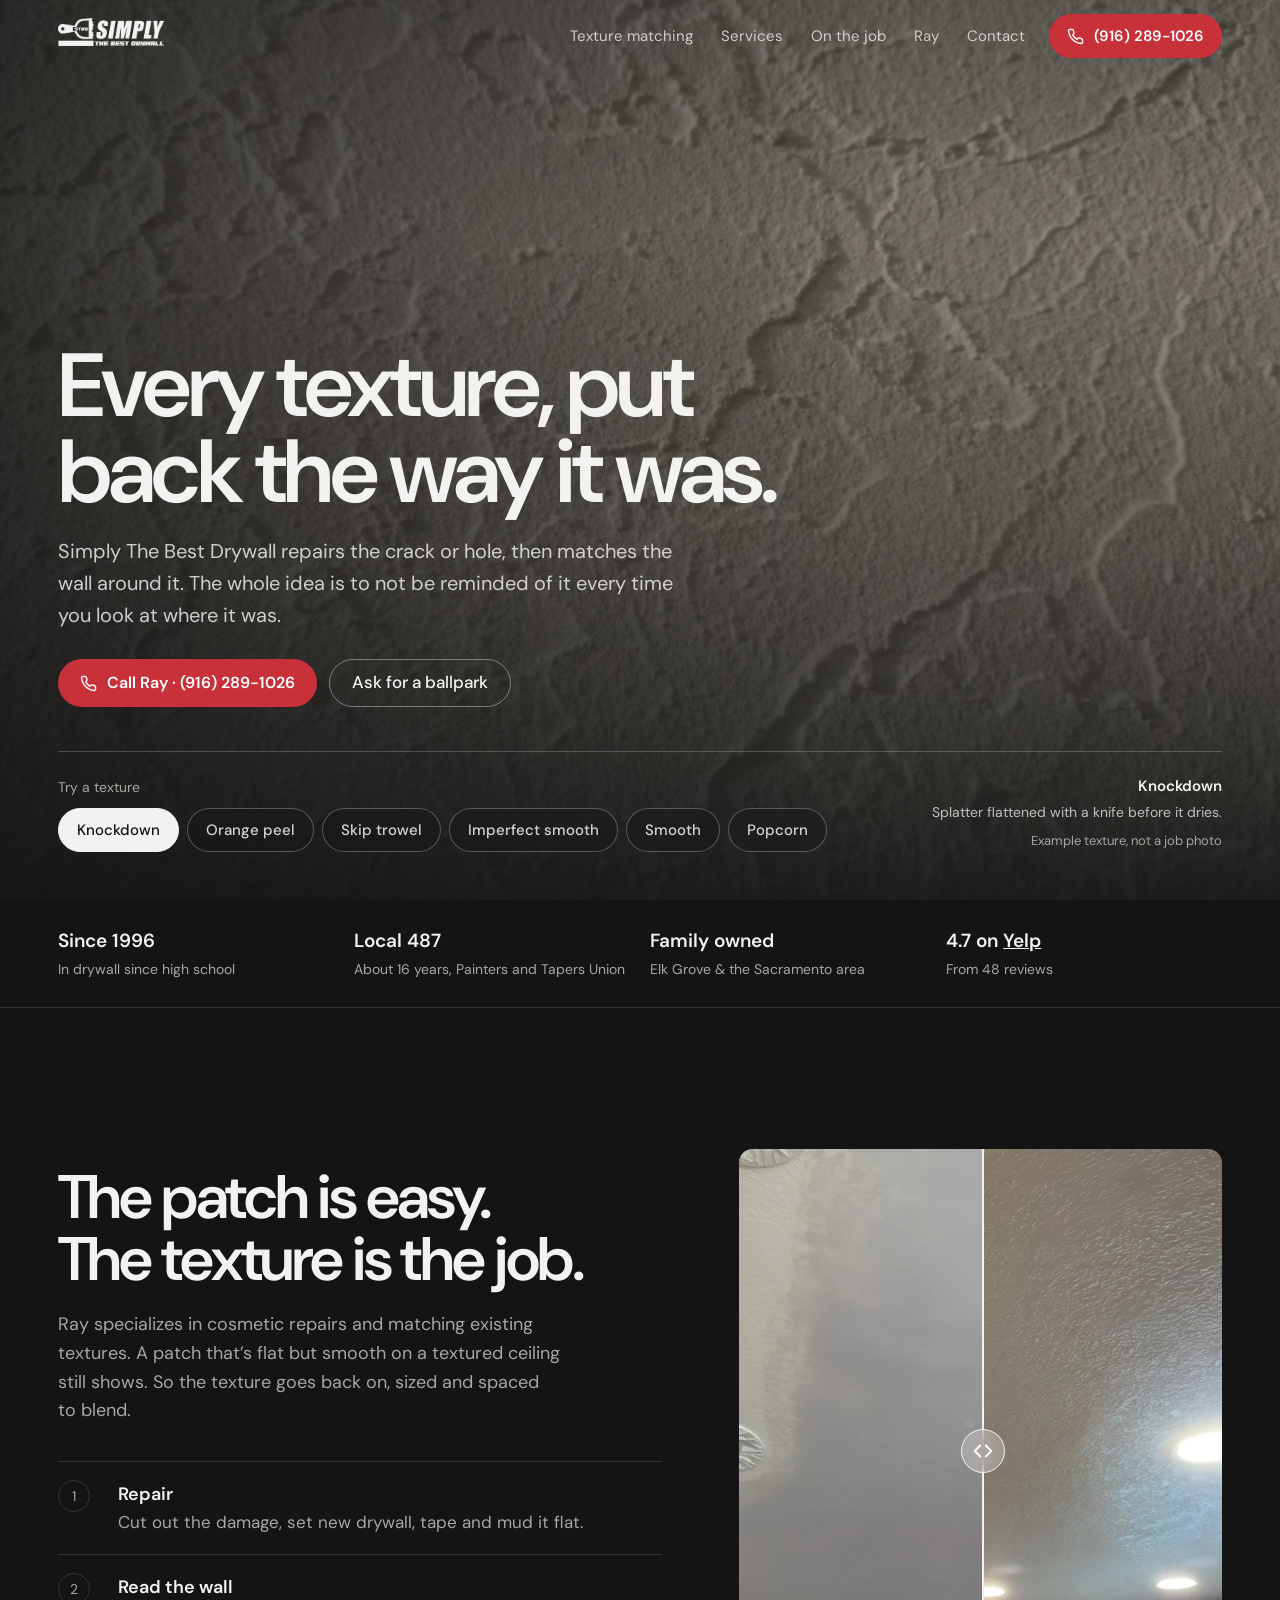
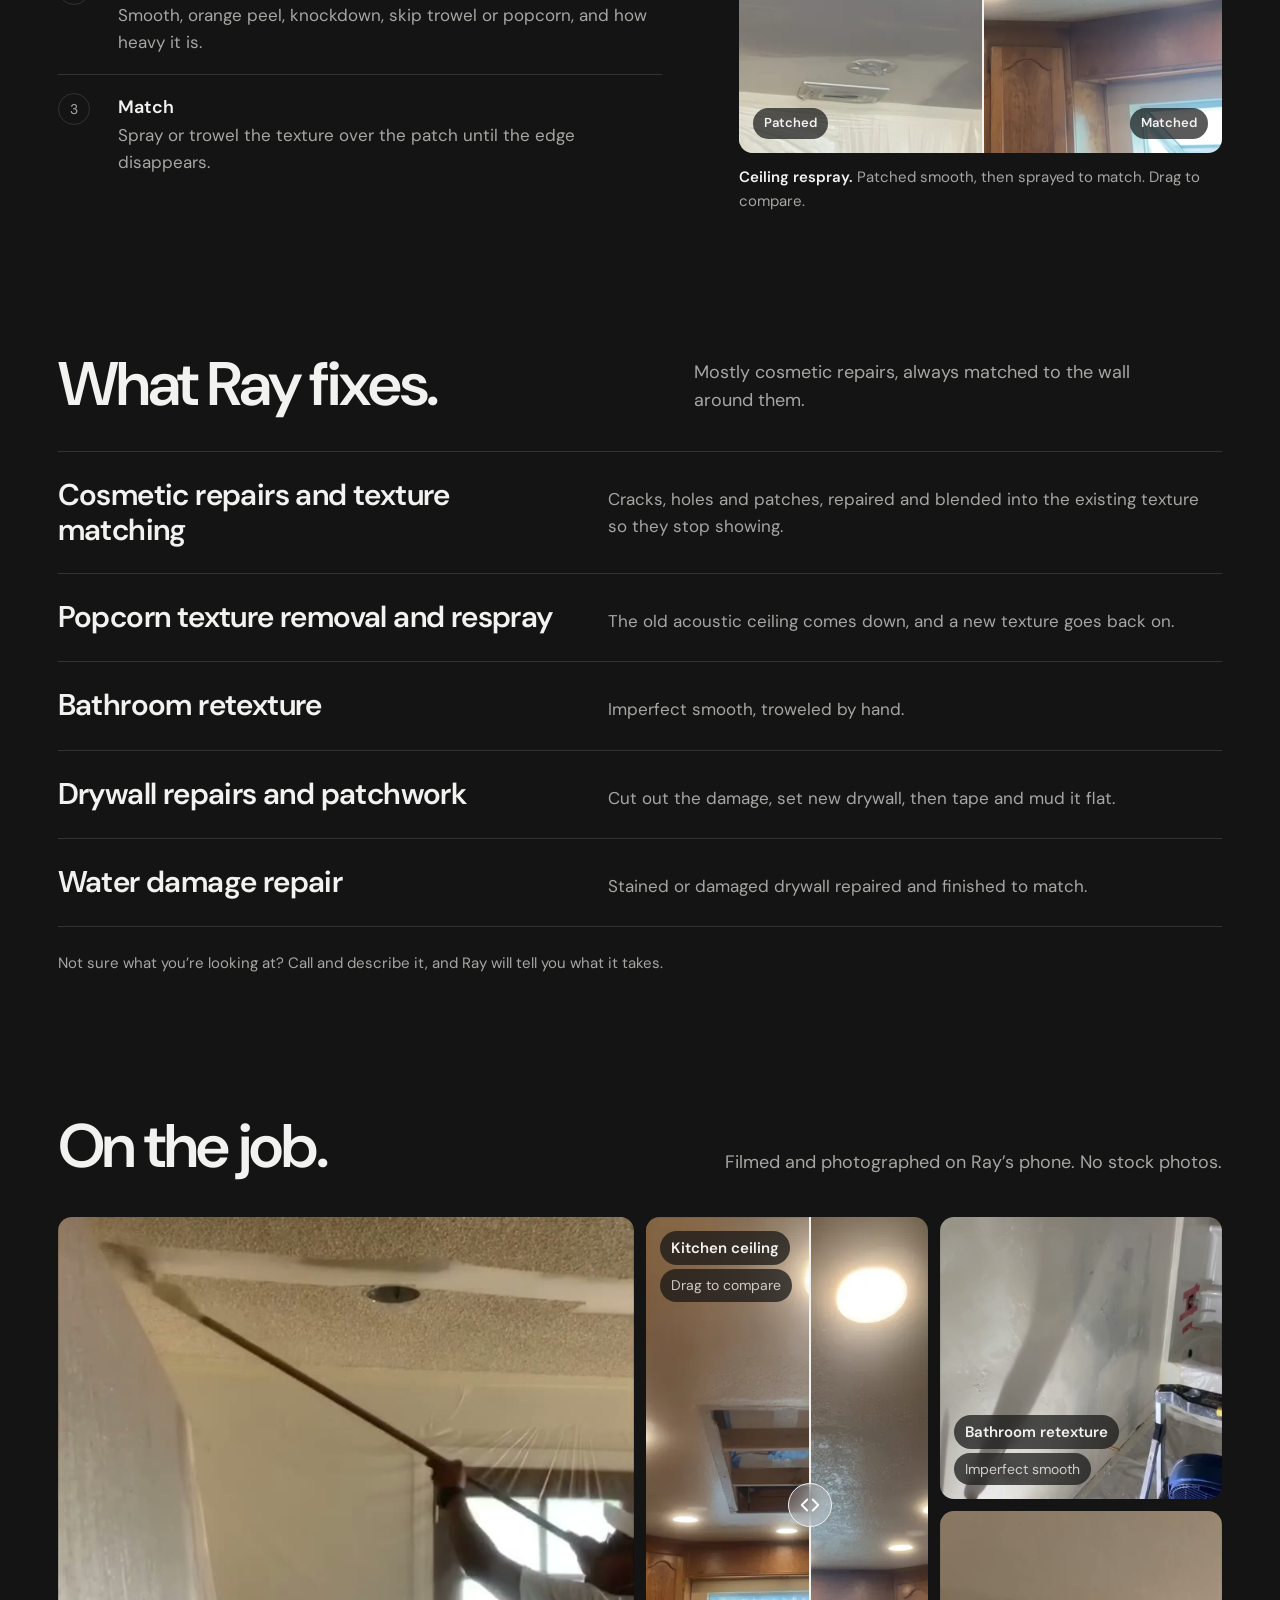
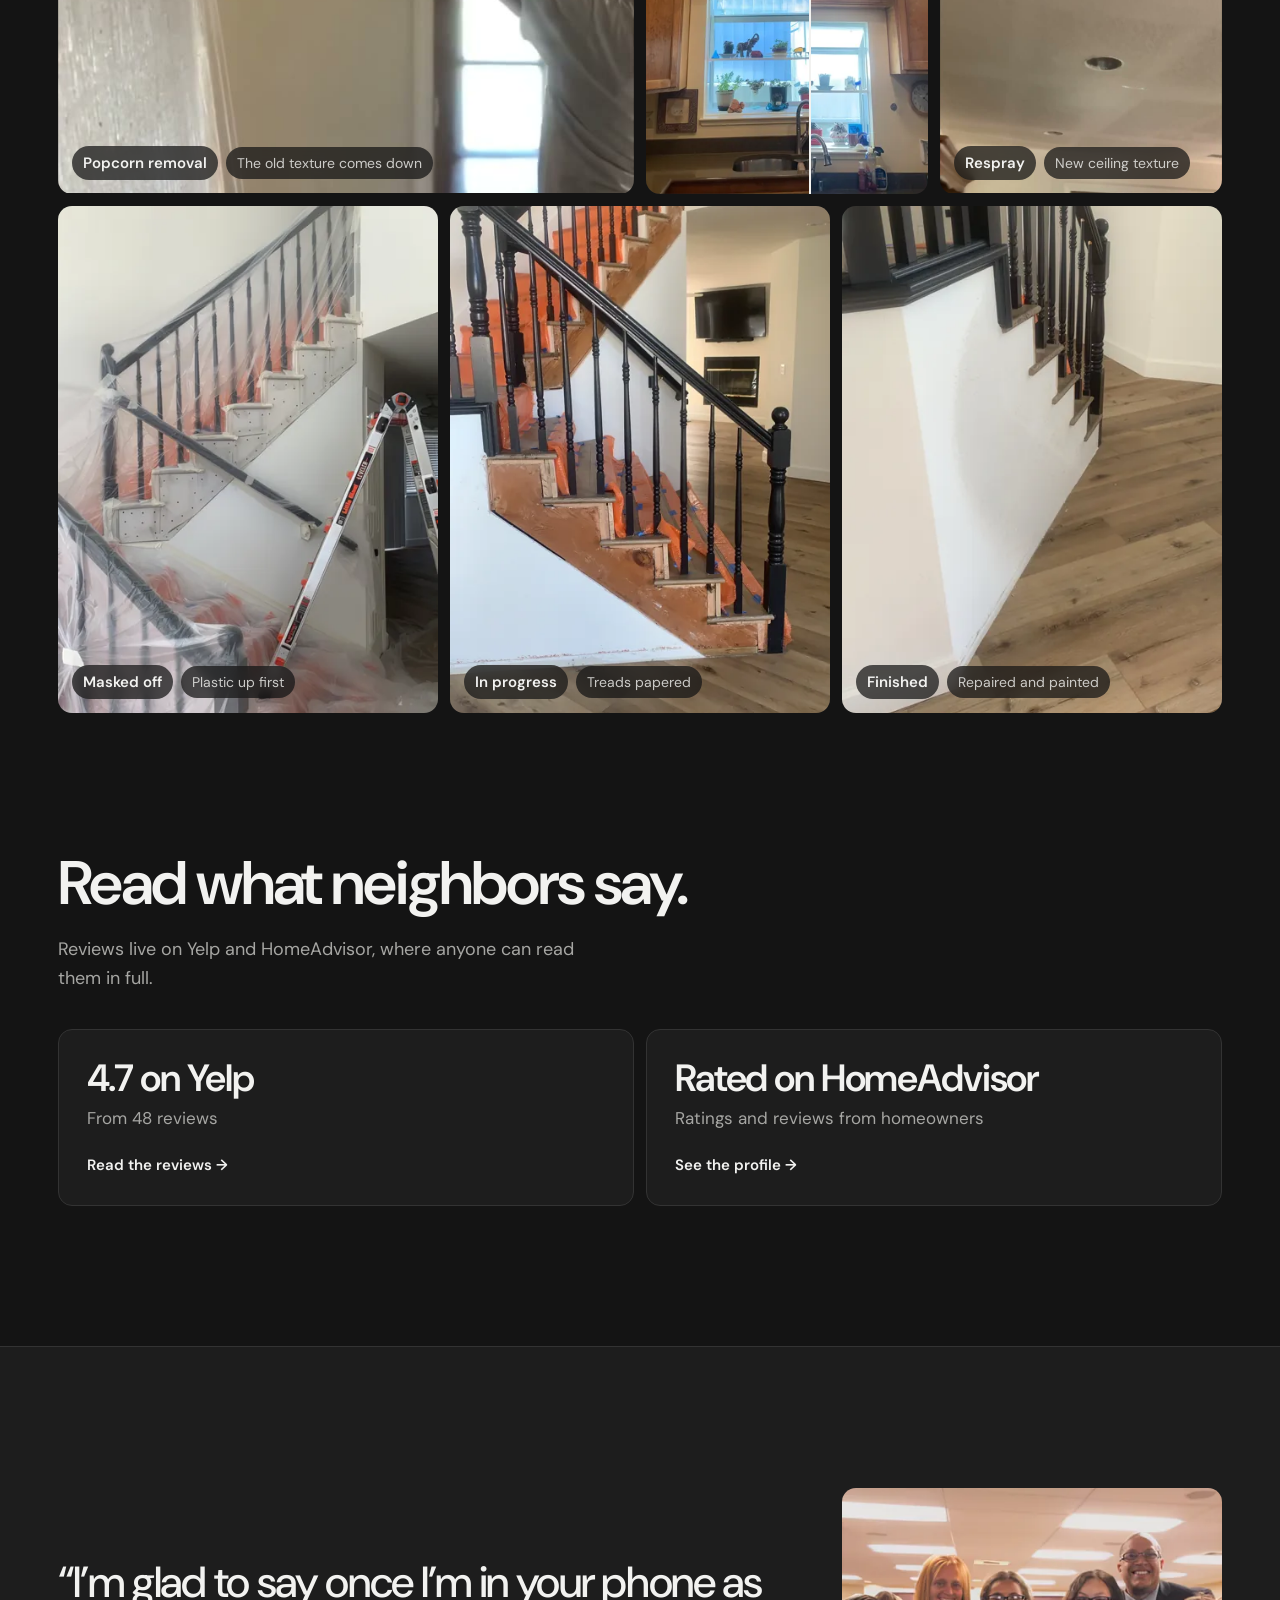
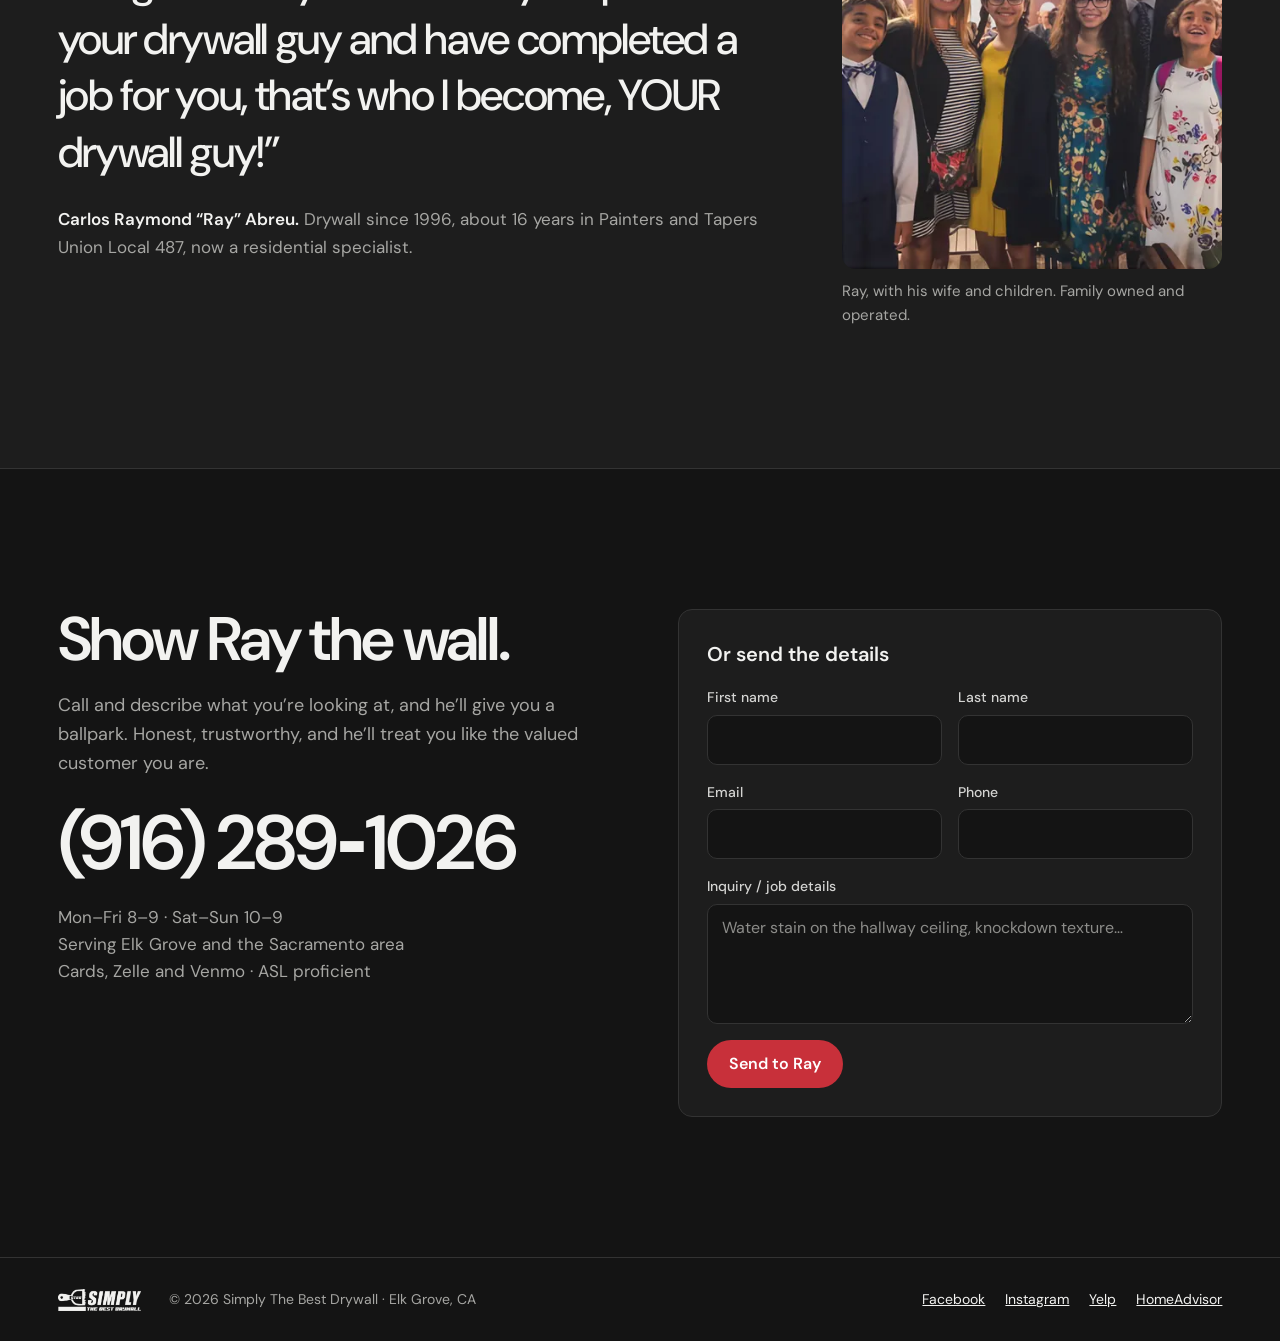
<file: index.html>
<!doctype html>
<html lang="en">
<head>
<meta charset="utf-8">
<meta name="viewport" content="width=device-width, initial-scale=1">
<!-- Staging: remove this noindex line when the site goes live on its real domain. -->
<meta name="robots" content="noindex, nofollow">
<meta name="theme-color" content="#141414">
<title>Simply The Best Drywall · Drywall repair and texture matching in Elk Grove</title>
<meta name="description" content="Drywall repair and texture matching in Elk Grove and the Sacramento area: smooth, imperfect smooth, orange peel, knockdown, skip trowel and popcorn removal. Call Ray at (916) 289-1026.">
<link rel="canonical" href="https://getsumactright.github.io/simply-the-best-drywall/">
<link rel="icon" href="assets/img/favicon.png">
<meta property="og:type" content="website">
<meta property="og:site_name" content="Simply The Best Drywall">
<meta property="og:title" content="Simply The Best Drywall · Every texture, put back the way it was">
<meta property="og:description" content="Drywall repair and texture matching in Elk Grove and the Sacramento area. Call Ray at (916) 289-1026.">
<meta property="og:url" content="https://getsumactright.github.io/simply-the-best-drywall/">
<meta property="og:image" content="https://getsumactright.github.io/simply-the-best-drywall/assets/img/og.jpg">
<meta property="og:image:width" content="1200">
<meta property="og:image:height" content="630">
<meta name="twitter:card" content="summary_large_image">
<link rel="preconnect" href="https://fonts.googleapis.com">
<link rel="preconnect" href="https://fonts.gstatic.com" crossorigin>
<link href="https://fonts.googleapis.com/css2?family=DM+Sans:ital,opsz,wght@0,9..40,300..700;1,9..40,400&display=swap" rel="stylesheet">
<link rel="stylesheet" href="css/site.css">
<script type="application/ld+json">
{
  "@context": "https://schema.org",
  "@type": "HomeAndConstructionBusiness",
  "name": "Simply The Best Drywall",
  "description": "Drywall repair and texture matching: smooth, imperfect smooth, orange peel, knockdown, skip trowel and popcorn removal.",
  "telephone": "+1-916-289-1026",
  "url": "https://getsumactright.github.io/simply-the-best-drywall/",
  "image": "https://getsumactright.github.io/simply-the-best-drywall/assets/img/og.jpg",
  "address": { "@type": "PostalAddress", "addressLocality": "Elk Grove", "addressRegion": "CA", "addressCountry": "US" },
  "areaServed": ["Elk Grove, CA", "Sacramento, CA"],
  "openingHoursSpecification": [
    { "@type": "OpeningHoursSpecification", "dayOfWeek": ["Monday", "Tuesday", "Wednesday", "Thursday", "Friday"], "opens": "08:00", "closes": "21:00" },
    { "@type": "OpeningHoursSpecification", "dayOfWeek": ["Saturday", "Sunday"], "opens": "10:00", "closes": "21:00" }
  ],
  "founder": { "@type": "Person", "name": "Carlos Raymond Abreu" },
  "sameAs": [
    "https://www.yelp.com/biz/simply-the-best-drywall-elk-grove",
    "https://www.homeadvisor.com/rated.SimplyTheBest.14765959.html",
    "https://www.facebook.com/simplythebestdrywall/",
    "https://www.instagram.com/SIMPLYTHEBESTDRYWALL/"
  ]
}
</script>
</head>
<body>
<a class="skip" href="#main">Skip to content</a>

<header class="top" data-top>
  <div class="wrap">
    <a href="#top" aria-label="Simply The Best Drywall, home"><span class="logo" aria-hidden="true"></span></a>
    <nav aria-label="Main">
      <a href="#matching">Texture matching</a>
      <a href="#services">Services</a>
      <a href="#work">On the job</a>
      <a href="#ray">Ray</a>
      <a href="#call">Contact</a>
    </nav>
    <a class="call" href="tel:+19162891026" aria-label="Call Ray at (916) 289-1026">
      <svg viewBox="0 0 24 24" fill="none" stroke="currentColor" stroke-width="2" stroke-linecap="round" stroke-linejoin="round" aria-hidden="true"><path d="M22 16.9v3a2 2 0 0 1-2.2 2 19.8 19.8 0 0 1-8.6-3.1 19.5 19.5 0 0 1-6-6A19.8 19.8 0 0 1 2.1 4.2 2 2 0 0 1 4.1 2h3a2 2 0 0 1 2 1.7c.1.9.4 1.8.7 2.7a2 2 0 0 1-.5 2.1L8 9.8a16 16 0 0 0 6 6l1.3-1.3a2 2 0 0 1 2.1-.4c.9.3 1.8.6 2.7.7a2 2 0 0 1 1.7 2z"/></svg>
      <span>(916) 289-1026</span>
    </a>
  </div>
</header>

<main id="main">
  <section class="hero" id="top" aria-labelledby="hero-h">
    <div class="hero-media" aria-hidden="true" data-media>
      <img data-tex="knockdown" class="is-on" src="assets/img/tex-knockdown.webp" alt="" fetchpriority="high">
      <img data-tex="orange" src="assets/img/tex-orange-peel.webp" alt="" loading="lazy">
      <img data-tex="skip" src="assets/img/tex-skip-trowel.webp" alt="" loading="lazy">
      <img data-tex="imperfect" src="assets/img/tex-imperfect-smooth.webp" alt="" loading="lazy">
      <img data-tex="smooth" src="assets/img/tex-smooth.webp" alt="" loading="lazy">
      <img data-tex="popcorn" src="assets/img/tex-popcorn.webp" alt="" loading="lazy">
    </div>
    <div class="wrap">
      <div>
        <h1 id="hero-h">Every texture, put back the way it was.</h1>
        <p class="hero-sub">Simply The Best Drywall repairs the crack or hole, then matches the wall around it. The whole idea is to not be reminded of it every time you look at where it was.</p>
        <div class="hero-actions">
          <a class="call" href="tel:+19162891026">
            <svg viewBox="0 0 24 24" fill="none" stroke="currentColor" stroke-width="2" stroke-linecap="round" stroke-linejoin="round" aria-hidden="true"><path d="M22 16.9v3a2 2 0 0 1-2.2 2 19.8 19.8 0 0 1-8.6-3.1 19.5 19.5 0 0 1-6-6A19.8 19.8 0 0 1 2.1 4.2 2 2 0 0 1 4.1 2h3a2 2 0 0 1 2 1.7c.1.9.4 1.8.7 2.7a2 2 0 0 1-.5 2.1L8 9.8a16 16 0 0 0 6 6l1.3-1.3a2 2 0 0 1 2.1-.4c.9.3 1.8.6 2.7.7a2 2 0 0 1 1.7 2z"/></svg>
            Call Ray · (916) 289-1026
          </a>
          <a class="ghost" href="#call">Ask for a ballpark</a>
        </div>
      </div>

      <div class="switcher">
        <fieldset>
          <legend>Try a texture</legend>
          <div class="chips" data-chips>
            <label><input type="radio" name="tex" value="knockdown" checked><span>Knockdown</span></label>
            <label><input type="radio" name="tex" value="orange"><span>Orange peel</span></label>
            <label><input type="radio" name="tex" value="skip"><span>Skip trowel</span></label>
            <label><input type="radio" name="tex" value="imperfect"><span>Imperfect smooth</span></label>
            <label><input type="radio" name="tex" value="smooth"><span>Smooth</span></label>
            <label><input type="radio" name="tex" value="popcorn"><span>Popcorn</span></label>
          </div>
        </fieldset>
        <p class="now" aria-live="polite" data-now><b>Knockdown</b><span>Splatter flattened with a knife before it dries.</span><small>Example texture, not a job photo</small></p>
      </div>
    </div>
  </section>

  <aside class="creds" aria-label="Credentials">
    <ul>
      <li><b>Since 1996</b><span>In drywall since high school</span></li>
      <li><b>Local 487</b><span>About 16 years, Painters and Tapers Union</span></li>
      <li><b>Family owned</b><span>Elk Grove &amp; the Sacramento area</span></li>
      <li><b>4.7 on <a href="https://www.yelp.com/biz/simply-the-best-drywall-elk-grove" rel="noopener">Yelp</a></b><span>From 48 reviews</span></li>
    </ul>
  </aside>

  <section class="sec" id="matching" aria-labelledby="matching-h">
    <div class="wrap match">
      <div>
        <h2 id="matching-h">The patch is easy. The texture is the job.</h2>
        <p class="lede">Ray specializes in cosmetic repairs and matching existing textures. A patch that’s flat but smooth on a textured ceiling still shows. So the texture goes back on, sized and spaced to blend.</p>
        <ol class="match-steps">
          <li><div><b>Repair</b><span>Cut out the damage, set new drywall, tape and mud it flat.</span></div></li>
          <li><div><b>Read the wall</b><span>Smooth, orange peel, knockdown, skip trowel or popcorn, and how heavy it is.</span></div></li>
          <li><div><b>Match</b><span>Spray or trowel the texture over the patch until the edge disappears.</span></div></li>
        </ol>
      </div>
      <figure>
        <div class="compare" data-compare>
          <img src="assets/img/skim-after.webp" srcset="assets/img/skim-after.webp 450w, assets/img/skim-after@2x.webp 900w" sizes="(max-width: 1000px) 90vw, 40vw" alt="After: ceiling with an even, matched texture" loading="lazy">
          <div class="compare-before"><img src="assets/img/skim-before.webp" srcset="assets/img/skim-before.webp 450w, assets/img/skim-before@2x.webp 900w" sizes="(max-width: 1000px) 90vw, 40vw" alt="Before: ceiling patched with smooth compound, texture not yet sprayed" loading="lazy"></div>
          <span class="compare-handle" aria-hidden="true"></span>
          <span class="compare-tag compare-tag--before">Patched</span><span class="compare-tag compare-tag--after">Matched</span>
          <input type="range" min="0" max="100" value="50" aria-label="Compare the ceiling patch before and after the texture was matched">
        </div>
        <figcaption><b>Ceiling respray.</b> Patched smooth, then sprayed to match. Drag to compare.</figcaption>
      </figure>
    </div>
  </section>

  <section class="sec services" id="services" aria-labelledby="services-h">
    <div class="wrap">
      <div class="svc-head">
        <h2 id="services-h">What Ray fixes.</h2>
        <p class="lede" style="margin:0">Mostly cosmetic repairs, always matched to the wall around them.</p>
      </div>
      <ul class="svc-list" data-reveal>
        <li><b>Cosmetic repairs and texture matching</b><span>Cracks, holes and patches, repaired and blended into the existing texture so they stop showing.</span></li>
        <li><b>Popcorn texture removal and respray</b><span>The old acoustic ceiling comes down, and a new texture goes back on.</span></li>
        <li><b>Bathroom retexture</b><span>Imperfect smooth, troweled by hand.</span></li>
        <li><b>Drywall repairs and patchwork</b><span>Cut out the damage, set new drywall, then tape and mud it flat.</span></li>
        <li><b>Water damage repair</b><span>Stained or damaged drywall repaired and finished to match.</span></li>
      </ul>
      <p class="svc-note">Not sure what you’re looking at? Call and describe it, and Ray will tell you what it takes.</p>
    </div>
  </section>

  <section class="sec" id="work" aria-labelledby="work-h" style="padding-top:0">
    <div class="wrap">
      <div class="job-head">
        <h2 id="work-h">On the job.</h2>
        <p class="lede" style="margin:0">Filmed and photographed on Ray’s phone. No stock photos.</p>
      </div>
      <div class="bento">
        <figure class="cell c-scrape" data-reveal>
          <video muted playsinline loop preload="none" data-loop poster="assets/video/popcorn-scrape.jpg" src="assets/video/popcorn-scrape.mp4" aria-label="Ray scraping a popcorn ceiling"></video>
          <figcaption><b>Popcorn removal</b><span>The old texture comes down</span></figcaption>
        </figure>
        <figure class="cell cell--compare c-kitchen" data-reveal style="--d:.06s">
          <div class="compare" data-compare>
            <img src="assets/img/ceiling-after.webp" srcset="assets/img/ceiling-after.webp 450w, assets/img/ceiling-after@2x.webp 900w" sizes="(max-width: 700px) 90vw, 25vw" alt="After: the kitchen ceiling patched and textured, no opening visible" loading="lazy">
            <div class="compare-before"><img src="assets/img/ceiling-before.webp" srcset="assets/img/ceiling-before.webp 450w, assets/img/ceiling-before@2x.webp 900w" sizes="(max-width: 700px) 90vw, 25vw" alt="Before: a large rectangular opening cut into the textured kitchen ceiling" loading="lazy"></div>
            <span class="compare-handle" aria-hidden="true"></span>
            <input type="range" min="0" max="100" value="50" aria-label="Compare the kitchen ceiling before and after">
          </div>
          <figcaption><b>Kitchen ceiling</b><span>Drag to compare</span></figcaption>
        </figure>
        <figure class="cell c-skim" data-reveal style="--d:.12s">
          <video muted playsinline loop preload="none" data-loop poster="assets/video/smooth-skim.jpg" src="assets/video/smooth-skim.mp4" aria-label="Skim coat going on during a bathroom retexture"></video>
          <figcaption><b>Bathroom retexture</b><span>Imperfect smooth</span></figcaption>
        </figure>
        <figure class="cell c-after" data-reveal style="--d:.18s">
          <video muted playsinline loop preload="none" data-loop poster="assets/video/popcorn-after.jpg" src="assets/video/popcorn-after.mp4" aria-label="The ceiling after popcorn removal, with its new texture"></video>
          <figcaption><b>Respray</b><span>New ceiling texture</span></figcaption>
        </figure>
      </div>
      <div class="reel" aria-label="Stairwell wall, in three photos">
        <figure class="cell" data-reveal><img src="assets/img/stairs-prep.webp" srcset="assets/img/stairs-prep.webp 450w, assets/img/stairs-prep@2x.webp 900w" sizes="30vw" alt="Stairwell masked off in plastic, ladder in place" loading="lazy"><figcaption><b>Masked off</b><span>Plastic up first</span></figcaption></figure>
        <figure class="cell" data-reveal style="--d:.06s"><img src="assets/img/stairs-masked.webp" sizes="30vw" alt="Stairwell mid-job, with protective paper on the treads" loading="lazy"><figcaption><b>In progress</b><span>Treads papered</span></figcaption></figure>
        <figure class="cell" data-reveal style="--d:.12s"><img src="assets/img/stairs-after.webp" srcset="assets/img/stairs-after.webp 450w, assets/img/stairs-after@2x.webp 900w" sizes="30vw" alt="Finished stairwell wall beside new wood floors" loading="lazy"><figcaption><b>Finished</b><span>Repaired and painted</span></figcaption></figure>
      </div>
    </div>
  </section>

  <section class="sec reviews" id="reviews" aria-labelledby="reviews-h">
    <div class="wrap">
      <h2 id="reviews-h">Read what neighbors say.</h2>
      <p class="lede">Reviews live on Yelp and HomeAdvisor, where anyone can read them in full.</p>
      <div class="rev-grid">
        <a class="rev" href="https://www.yelp.com/biz/simply-the-best-drywall-elk-grove" rel="noopener" data-reveal>
          <b>4.7 on Yelp</b><span>From 48 reviews</span><em>Read the reviews →</em>
        </a>
        <a class="rev" href="https://www.homeadvisor.com/rated.SimplyTheBest.14765959.html" rel="noopener" data-reveal style="--d:.06s">
          <b>Rated on HomeAdvisor</b><span>Ratings and reviews from homeowners</span><em>See the profile →</em>
        </a>
      </div>
    </div>
  </section>

  <section class="ray sec" id="ray" aria-labelledby="ray-h">
    <div class="wrap ray-grid">
      <div>
        <h2 id="ray-h" class="sr-only">About Ray</h2>
        <blockquote>“I’m glad to say once I’m in your phone as your drywall guy and have completed a job for you, that’s who I become, YOUR drywall guy!”</blockquote>
        <cite><b>Carlos Raymond “Ray” Abreu.</b> Drywall since 1996, about 16 years in Painters and Tapers Union Local 487, now a residential specialist.</cite>
      </div>
      <figure class="ray-photo">
        <img src="assets/img/ray-family.webp" srcset="assets/img/ray-family.webp 449w, assets/img/ray-family@2x.webp 898w" sizes="(max-width: 1000px) 360px, 28vw" alt="Ray Abreu with his wife and children" loading="lazy">
        <figcaption>Ray, with his wife and children. Family owned and operated.</figcaption>
      </figure>
    </div>
  </section>

  <section class="sec callout" id="call" aria-labelledby="call-h">
    <div class="wrap callout-grid">
      <div>
        <h2 id="call-h">Show Ray the wall.</h2>
        <p class="lede">Call and describe what you’re looking at, and he’ll give you a ballpark. Honest, trustworthy, and he’ll treat you like the valued customer you are.</p>
        <a class="phone-xl" href="tel:+19162891026">(916) 289‑1026</a>
        <p class="hours">Mon–Fri 8–9 · Sat–Sun 10–9<br>Serving Elk Grove and the Sacramento area<br>Cards, Zelle and Venmo · ASL proficient</p>
      </div>
      <!-- Set data-endpoint to the form service URL (see README) to send submissions to Ray's inbox.
           Until then, submitting opens a pre-filled text message to Ray. -->
      <form data-form data-endpoint="" novalidate>
        <h3>Or send the details</h3>
        <label>First name<input name="first" autocomplete="given-name" required></label>
        <label>Last name<input name="last" autocomplete="family-name" required></label>
        <label>Email<input name="email" type="email" autocomplete="email" required></label>
        <label>Phone<input name="phone" type="tel" autocomplete="tel" required></label>
        <label class="full">Inquiry / job details<textarea name="details" required placeholder="Water stain on the hallway ceiling, knockdown texture…"></textarea></label>
        <label class="hp" aria-hidden="true">Company<input name="company" tabindex="-1" autocomplete="off"></label>
        <div class="form-foot"><button class="call" type="submit">Send to Ray</button><span data-form-status role="status"></span></div>
      </form>
    </div>
  </section>
</main>

<footer>
  <div class="wrap">
    <span class="logo" role="img" aria-label="Simply The Best Drywall"></span>
    <span>© 2026 Simply The Best Drywall · Elk Grove, CA</span>
    <nav aria-label="Social">
      <a href="https://www.facebook.com/simplythebestdrywall/" rel="noopener">Facebook</a>
      <a href="https://www.instagram.com/SIMPLYTHEBESTDRYWALL/" rel="noopener">Instagram</a>
      <a href="https://www.yelp.com/biz/simply-the-best-drywall-elk-grove" rel="noopener">Yelp</a>
      <a href="https://www.homeadvisor.com/rated.SimplyTheBest.14765959.html" rel="noopener">HomeAdvisor</a>
    </nav>
  </div>
</footer>

<script src="js/site.js" defer></script>
</body>
</html>
</file>
<file: css/site.css>
/* Simply The Best Drywall: site styles (Raking Light direction).
   One file, no build step. Sections: tokens, base, logo, compare, reveal,
   buttons, header, hero, credentials, sections, services, work, reviews,
   Ray, contact, footer, 404, responsive. */

/* ---------- Tokens ---------- */
:root {
  --bg: #141414;
  --surface: #1d1d1d;
  --raise: #262626;
  --line: #333;
  --text: #f2f2f0;
  --muted: #a6a6a3;
  --red: #c8303a;
  --red-hover: #b0272f;
  --focus: #f2f2f0;
  --compare-line: #f2f2f0;
  --radius: 14px;
  --gutter: clamp(20px, 4.5vw, 64px);
  --max: 1360px;
  --ease: cubic-bezier(.2, .7, .2, 1);
  --font: "DM Sans", ui-sans-serif, system-ui, sans-serif;
  color-scheme: dark;
}

/* ---------- Base ---------- */
*, *::before, *::after { box-sizing: border-box; }
html { -webkit-text-size-adjust: 100%; scroll-behavior: smooth; overflow-x: clip; }
body { margin: 0; min-height: 100vh; -webkit-font-smoothing: antialiased; text-rendering: optimizeLegibility; background: var(--bg); color: var(--text); font: 400 17px/1.6 var(--font); font-optical-sizing: auto; }
img, video { display: block; max-width: 100%; height: auto; }
a { color: inherit; }
button, input, textarea { font: inherit; color: inherit; }
button { cursor: pointer; }
:focus-visible { outline: 2px solid var(--focus); outline-offset: 3px; border-radius: 4px; }
.sr-only { position: absolute; width: 1px; height: 1px; padding: 0; margin: -1px; overflow: hidden; clip: rect(0 0 0 0); white-space: nowrap; border: 0; }
.skip { position: absolute; left: 16px; top: -60px; z-index: 100; padding: 10px 16px; background: #000; color: #fff; border-radius: 8px; }
.skip:focus { top: 16px; }
.wrap { max-width: var(--max); margin: 0 auto; padding: 0 var(--gutter); }
h1, h2, h3 { margin: 0; font-weight: 600; text-wrap: balance; }
p { margin: 0; text-wrap: pretty; }
section { scroll-margin-top: 72px; }

/* Logo: the client's mark as a mask so it takes the text colour. */
.logo { display: inline-block; aspect-ratio: 1143 / 300; height: var(--logo-h, 34px); background: currentColor; -webkit-mask: url(../assets/img/logo-mask.png) no-repeat center / contain; mask: url(../assets/img/logo-mask.png) no-repeat center / contain; }

/* ---------- Before / after compare ---------- */
.compare { --pos: 50%; position: relative; margin: 0; overflow: hidden; isolation: isolate; user-select: none; touch-action: pan-y; }
.compare img { width: 100%; height: 100%; object-fit: cover; }
.compare-before { position: absolute; inset: 0; clip-path: inset(0 calc(100% - var(--pos)) 0 0); }
.compare input[type="range"] { position: absolute; inset: 0; width: 100%; height: 100%; min-height: 0; padding: 0; border: 0; margin: 0; opacity: 0; cursor: ew-resize; z-index: 3; -webkit-appearance: none; appearance: none; touch-action: pan-y; }
.compare-handle { position: absolute; top: 0; bottom: 0; left: var(--pos); width: 2px; translate: -1px 0; background: var(--compare-line); z-index: 2; pointer-events: none; }
.compare-handle::after {
  content: ""; position: absolute; top: 50%; left: 50%; width: 44px; height: 44px; translate: -50% -50%;
  border-radius: 50%; background: rgba(255,255,255,.22); border: 1px solid var(--compare-line);
  -webkit-backdrop-filter: blur(10px); backdrop-filter: blur(10px);
  background-image: url("data:image/svg+xml,%3Csvg xmlns='http://www.w3.org/2000/svg' viewBox='0 0 24 24' fill='none' stroke='white' stroke-width='2' stroke-linecap='round' stroke-linejoin='round'%3E%3Cpath d='m9 6-6 6 6 6M15 6l6 6-6 6'/%3E%3C/svg%3E");
  background-size: 22px; background-position: center; background-repeat: no-repeat;
}
.compare:has(input:focus-visible) .compare-handle::after { outline: 2px solid var(--focus); outline-offset: 3px; }
.compare-tag { position: absolute; bottom: 14px; z-index: 2; pointer-events: none; font-size: 13px; font-weight: 600; padding: 5px 11px; border-radius: 999px; background: rgba(20,20,20,.7); color: var(--text); }
.compare-tag--before { left: 14px; }
.compare-tag--after { right: 14px; }

/* ---------- Reveal ---------- */
.js [data-reveal] { opacity: 0; translate: 0 22px; transition: opacity .8s var(--ease), translate .8s var(--ease); transition-delay: var(--d, 0s); }
.js [data-reveal].is-in { opacity: 1; translate: 0 0; }

/* ---------- Buttons ---------- */
.call { display: inline-flex; align-items: center; justify-content: center; gap: 10px; min-height: 48px; padding: 0 22px; border-radius: 999px; background: var(--red); color: #fff; font-weight: 600; font-size: 16px; text-decoration: none; border: 0; transition: background .2s, scale .1s; }
.call:hover { background: var(--red-hover); }
.call:active { scale: .97; }
.call svg { width: 17px; height: 17px; flex: none; }
.ghost { display: inline-flex; align-items: center; justify-content: center; min-height: 48px; padding: 0 22px; border-radius: 999px; border: 1px solid rgba(242,242,240,.4); color: var(--text); font-weight: 500; text-decoration: none; transition: background .2s, border-color .2s, scale .1s; }
.ghost:hover { background: rgba(242,242,240,.08); border-color: var(--text); }
.ghost:active { scale: .97; }

/* ---------- Header: floats over the hero ---------- */
.top { position: fixed; inset: 0 0 auto 0; z-index: 30; transition: background .3s, border-color .3s; border-bottom: 1px solid transparent; }
.top.is-solid { background: rgba(20,20,20,.82); -webkit-backdrop-filter: blur(16px) saturate(140%); backdrop-filter: blur(16px) saturate(140%); border-color: var(--line); }
.top .wrap { display: flex; align-items: center; gap: 24px; height: 72px; }
.top .logo { --logo-h: 28px; color: var(--text); }
.top nav { display: flex; gap: 28px; margin-left: auto; font-size: 15px; }
.top nav a { color: rgba(242,242,240,.78); text-decoration: none; padding: 12px 0; }
.top nav a:hover { color: var(--text); }
.top .call { min-height: 44px; font-size: 15px; padding: 0 18px; }

/* ---------- Hero: one texture fills the screen ---------- */
.hero { position: relative; min-height: max(640px, 100svh); display: grid; align-items: end; overflow: hidden; isolation: isolate; }
.hero-media { position: absolute; inset: 0; z-index: -2; }
.hero-media img { position: absolute; inset: 0; width: 100%; height: 100%; object-fit: cover; opacity: 0; scale: 1.06; transition: opacity .9s var(--ease), scale 2.4s var(--ease); }
.hero-media img.is-on { opacity: 1; scale: 1; }
.hero::after { content: ""; position: absolute; inset: 0; z-index: -1; background: linear-gradient(180deg, rgba(20,20,20,.6) 0%, rgba(20,20,20,.45) 25%, rgba(20,20,20,.6) 60%, rgba(20,20,20,.94) 100%), linear-gradient(90deg, rgba(20,20,20,.75) 0%, rgba(20,20,20,0) 70%); }
.hero .wrap { width: 100%; padding-top: 140px; padding-bottom: clamp(28px, 4vw, 48px); display: grid; gap: clamp(28px, 4vw, 44px); }
.hero h1 { font-size: clamp(44px, 7vw, 104px); line-height: .96; letter-spacing: -0.04em; max-width: 12ch; }
.hero-sub { font-size: clamp(17px, 1.6vw, 20px); color: rgba(242,242,240,.82); max-width: 46ch; margin-top: 20px; }
.hero-actions { display: flex; flex-wrap: wrap; gap: 12px; margin-top: 28px; }

/* Texture switcher: native radios, so arrow keys and screen readers work. */
.switcher { display: grid; grid-template-columns: minmax(0, 1fr) auto; gap: 14px 32px; align-items: end; padding-top: 22px; border-top: 1px solid rgba(242,242,240,.22); }
.switcher fieldset { border: 0; margin: 0; padding: 0; min-width: 0; }
.switcher legend { font-size: 14px; color: var(--muted); margin-bottom: 10px; padding: 0; }
.chips { display: flex; flex-wrap: wrap; gap: 8px; }
.chips label { position: relative; display: block; }
.chips input { position: absolute; opacity: 0; inset: 0; width: 100%; height: 100%; min-height: 0; margin: 0; padding: 0; cursor: pointer; }
.chips span { display: inline-flex; align-items: center; min-height: 44px; padding: 0 18px; border-radius: 999px; border: 1px solid rgba(242,242,240,.28); font-size: 15px; font-weight: 500; background: rgba(20,20,20,.35); -webkit-backdrop-filter: blur(8px); backdrop-filter: blur(8px); transition: background .2s, color .2s, border-color .2s; white-space: nowrap; }
.chips input:hover + span { border-color: var(--text); }
.chips input:checked + span { background: var(--text); color: var(--bg); border-color: var(--text); }
.chips input:focus-visible + span { outline: 2px solid var(--focus); outline-offset: 3px; }
.now { text-align: right; max-width: 34ch; }
.now b { display: block; font-size: 15px; font-weight: 600; }
.now span { font-size: 14px; color: rgba(242,242,240,.75); }
.now small { display: block; margin-top: 6px; font-size: 13px; color: var(--muted); }

/* ---------- Credentials strip ---------- */
.creds { border-bottom: 1px solid var(--line); }
.creds ul { list-style: none; margin: 0 auto; padding: 26px var(--gutter); max-width: var(--max); display: grid; grid-template-columns: repeat(4, minmax(0, 1fr)); gap: 20px; }
.creds li { display: grid; gap: 2px; }
.creds b { font-size: 19px; font-weight: 600; }
.creds span { font-size: 14px; color: var(--muted); }
.creds a { color: var(--text); }

/* ---------- Sections ---------- */
.sec { padding: clamp(80px, 11vw, 150px) 0; }
.sec h2 { font-size: clamp(36px, 4.8vw, 64px); line-height: 1; letter-spacing: -0.035em; }
.lede { font-size: 18px; color: var(--muted); margin-top: 20px; max-width: 44ch; }

/* Matching */
.match { display: grid; grid-template-columns: minmax(0, 1fr) minmax(0, .8fr); gap: clamp(40px, 6vw, 96px); align-items: center; }
.match-steps { list-style: none; margin: 36px 0 0; padding: 0; display: grid; counter-reset: s; }
.match-steps li { display: grid; grid-template-columns: 44px 1fr; gap: 16px; padding: 18px 0; border-top: 1px solid var(--line); counter-increment: s; }
.match-steps li::before { content: counter(s); display: grid; place-items: center; width: 32px; height: 32px; border-radius: 50%; border: 1px solid var(--line); font-size: 14px; color: var(--muted); }
.match-steps b { display: block; font-weight: 600; font-size: 18px; }
.match-steps span { color: var(--muted); }
.match figure { margin: 0; display: grid; gap: 12px; }
.match .compare { aspect-ratio: 4 / 5; border-radius: var(--radius); }
figcaption { font-size: 15px; color: var(--muted); }
figcaption b { color: var(--text); font-weight: 600; }

/* Services: a ruled list, not a grid of icon cards. */
.services { padding-top: 0; }
.svc-head { display: flex; justify-content: space-between; align-items: end; gap: 24px 48px; flex-wrap: wrap; margin-bottom: 36px; }
.svc-list { list-style: none; margin: 0; padding: 0; border-bottom: 1px solid var(--line); }
.svc-list li { display: grid; grid-template-columns: minmax(0, .9fr) minmax(0, 1.1fr); gap: 8px 48px; padding: 26px 0; border-top: 1px solid var(--line); align-items: baseline; }
.svc-list b { font-size: clamp(22px, 2.4vw, 30px); font-weight: 600; letter-spacing: -0.02em; line-height: 1.15; }
.svc-list span { color: var(--muted); max-width: 52ch; }
.svc-note { margin-top: 24px; color: var(--muted); font-size: 15px; }

/* On the job: bento */
.job-head { display: flex; justify-content: space-between; align-items: end; gap: 24px 48px; flex-wrap: wrap; margin-bottom: 40px; }
.bento { display: grid; grid-template-columns: repeat(4, minmax(0, 1fr)); grid-auto-rows: minmax(0, 1fr); gap: 12px; }
.cell { position: relative; margin: 0; border-radius: var(--radius); overflow: hidden; background: var(--surface); min-height: 0; }
.cell video, .cell > img { width: 100%; height: 100%; object-fit: cover; display: block; }
.cell .compare { height: 100%; }
.cell figcaption { position: absolute; left: 14px; bottom: 14px; right: 14px; z-index: 4; pointer-events: none; display: flex; flex-wrap: wrap; gap: 4px 8px; align-items: baseline; }
.cell figcaption b, .cell figcaption span { padding: 5px 11px; border-radius: 999px; background: rgba(20,20,20,.72); -webkit-backdrop-filter: blur(6px); backdrop-filter: blur(6px); }
.cell figcaption span { color: rgba(242,242,240,.8); font-size: 14px; }
.cell--compare figcaption { bottom: auto; top: 14px; }
.c-scrape { grid-column: 1 / 3; grid-row: 1 / 3; aspect-ratio: 1; }
.c-kitchen { grid-column: 3; grid-row: 1 / 3; }
.c-skim { grid-column: 4; grid-row: 1; aspect-ratio: 1; }
.c-after { grid-column: 4; grid-row: 2; aspect-ratio: 1; }
.reel { margin-top: 12px; display: grid; grid-template-columns: repeat(3, minmax(0, 1fr)); gap: 12px; }
.reel .cell { aspect-ratio: 3 / 4; }
.reel .cell > img { object-position: center 40%; }

/* Reviews: links out only, never copied text. */
.reviews { padding-top: 0; }
.rev-grid { display: grid; grid-template-columns: repeat(2, minmax(0, 1fr)); gap: 12px; margin-top: 36px; }
.rev { display: grid; gap: 6px; padding: 28px; border-radius: var(--radius); background: var(--surface); border: 1px solid var(--line); text-decoration: none; transition: border-color .2s, background .2s; }
.rev:hover { border-color: rgba(242,242,240,.5); background: var(--raise); }
.rev b { font-size: clamp(26px, 3vw, 38px); font-weight: 600; letter-spacing: -0.03em; line-height: 1.1; }
.rev span { color: var(--muted); }
.rev em { margin-top: 14px; font-style: normal; font-weight: 600; font-size: 15px; }

/* Ray */
.ray { background: var(--surface); border-block: 1px solid var(--line); }
.ray-grid { display: grid; grid-template-columns: minmax(0, 1.3fr) minmax(0, .7fr); gap: clamp(40px, 6vw, 96px); align-items: center; }
.ray blockquote { margin: 0; font-size: clamp(28px, 3.4vw, 46px); line-height: 1.3; letter-spacing: -0.03em; font-weight: 500; }
.ray cite { display: block; margin-top: 26px; font-style: normal; color: var(--muted); }
.ray cite b { color: var(--text); font-weight: 600; }
.ray-photo { margin: 0; display: grid; gap: 10px; }
.ray-photo img { width: 100%; aspect-ratio: 1; object-fit: cover; border-radius: var(--radius); }

/* Contact */
.callout-grid { display: grid; grid-template-columns: minmax(0, 1fr) minmax(0, 1fr); gap: clamp(40px, 6vw, 96px); align-items: start; }
.phone-xl { display: block; margin-top: 28px; font-size: clamp(40px, 6vw, 84px); font-weight: 600; letter-spacing: -0.04em; line-height: 1; color: var(--text); text-decoration: none; }
.phone-xl:hover { color: #fff; text-decoration: underline; text-decoration-thickness: 2px; text-underline-offset: 8px; }
.hours { margin-top: 22px; color: var(--muted); }
form { display: grid; grid-template-columns: 1fr 1fr; gap: 16px; padding: 28px; border-radius: var(--radius); background: var(--surface); border: 1px solid var(--line); }
form h3 { grid-column: 1 / -1; font-size: 20px; }
label { display: grid; gap: 6px; font-size: 14px; font-weight: 500; color: rgba(242,242,240,.86); }
label.full { grid-column: 1 / -1; }
input, textarea { width: 100%; min-height: 50px; padding: 12px 14px; border-radius: 10px; border: 1px solid var(--line); background: var(--bg); color: var(--text); font: 400 16px/1.4 var(--font); }
textarea { min-height: 120px; resize: vertical; }
::placeholder { color: #8c8c89; opacity: 1; }
input:focus-visible, textarea:focus-visible { outline: 2px solid var(--focus); outline-offset: 1px; border-color: transparent; }
.hp { position: absolute; left: -9999px; width: 1px; height: 1px; overflow: hidden; }
.form-foot { grid-column: 1 / -1; display: flex; gap: 16px; align-items: center; flex-wrap: wrap; }
[data-form-status] { font-size: 14px; color: var(--muted); }
[data-form-status].is-error { color: #ff8a8f; }
[data-form-status] a { color: var(--text); }

/* Footer */
footer { border-top: 1px solid var(--line); font-size: 14px; color: var(--muted); }
footer .wrap { display: flex; flex-wrap: wrap; gap: 16px 28px; align-items: center; padding-block: 30px; }
footer .logo { --logo-h: 22px; color: var(--text); }
footer nav { display: flex; gap: 20px; margin-left: auto; }
footer a { color: var(--text); }

/* 404 */
.lost { min-height: 100svh; display: grid; place-items: center; padding: var(--gutter); }
.lost .logo { --logo-h: 30px; color: var(--text); }
.lost h1 { font-size: clamp(40px, 7vw, 88px); line-height: 1; letter-spacing: -0.04em; margin: 28px 0 18px; max-width: 14ch; }
.lost p { color: var(--muted); max-width: 40ch; margin-bottom: 28px; }

/* ---------- Responsive ---------- */
@media (max-width: 1000px) {
  .top nav { display: none; }
  .top .call { margin-left: auto; }
  .match, .ray-grid, .callout-grid { grid-template-columns: 1fr; }
  .creds ul { grid-template-columns: 1fr 1fr; }
  .bento { grid-template-columns: 1fr 1fr; }
  .c-scrape { grid-column: 1 / -1; grid-row: auto; aspect-ratio: 16 / 10; }
  .c-kitchen { grid-column: 1; grid-row: span 2; }
  .c-skim { grid-column: 2; grid-row: auto; }
  .c-after { grid-column: 2; grid-row: auto; }
  .ray-photo { max-width: 360px; }
  .svc-list li { grid-template-columns: 1fr; }
}
@media (max-width: 700px) {
  body { font-size: 16px; }
  .top .call span { display: none; }
  .top .call { width: 44px; padding: 0; }
  .hero .wrap { padding-top: 112px; }
  .switcher { grid-template-columns: 1fr; }
  .now { text-align: left; }
  .chips { flex-wrap: nowrap; overflow-x: auto; margin-inline: calc(-1 * var(--gutter)); padding: 4px var(--gutter) 6px; scrollbar-width: none; }
  .chips::-webkit-scrollbar { display: none; }
  .bento { grid-template-columns: 1fr; grid-auto-rows: auto; }
  .hero::after { background: linear-gradient(180deg, rgba(20,20,20,.65) 0%, rgba(20,20,20,.68) 35%, rgba(20,20,20,.78) 65%, rgba(20,20,20,.96) 100%); }
  .c-scrape, .c-kitchen, .c-skim, .c-after { grid-column: 1; grid-row: auto; aspect-ratio: 1; }
  .c-kitchen { aspect-ratio: 4 / 5; }
  .reel { gap: 8px; }
  .reel figcaption span { display: none; }
  .rev-grid { grid-template-columns: 1fr; }
  form { grid-template-columns: 1fr; padding: 20px; }
  footer nav { margin-left: 0; }
}
@media (prefers-reduced-motion: reduce) {
  html { scroll-behavior: auto; }
  *, *::before, *::after { animation-duration: .01ms !important; animation-iteration-count: 1 !important; transition-duration: .01ms !important; }
  .hero-media img { transition: opacity .2s; scale: 1 !important; }
}
</file>
